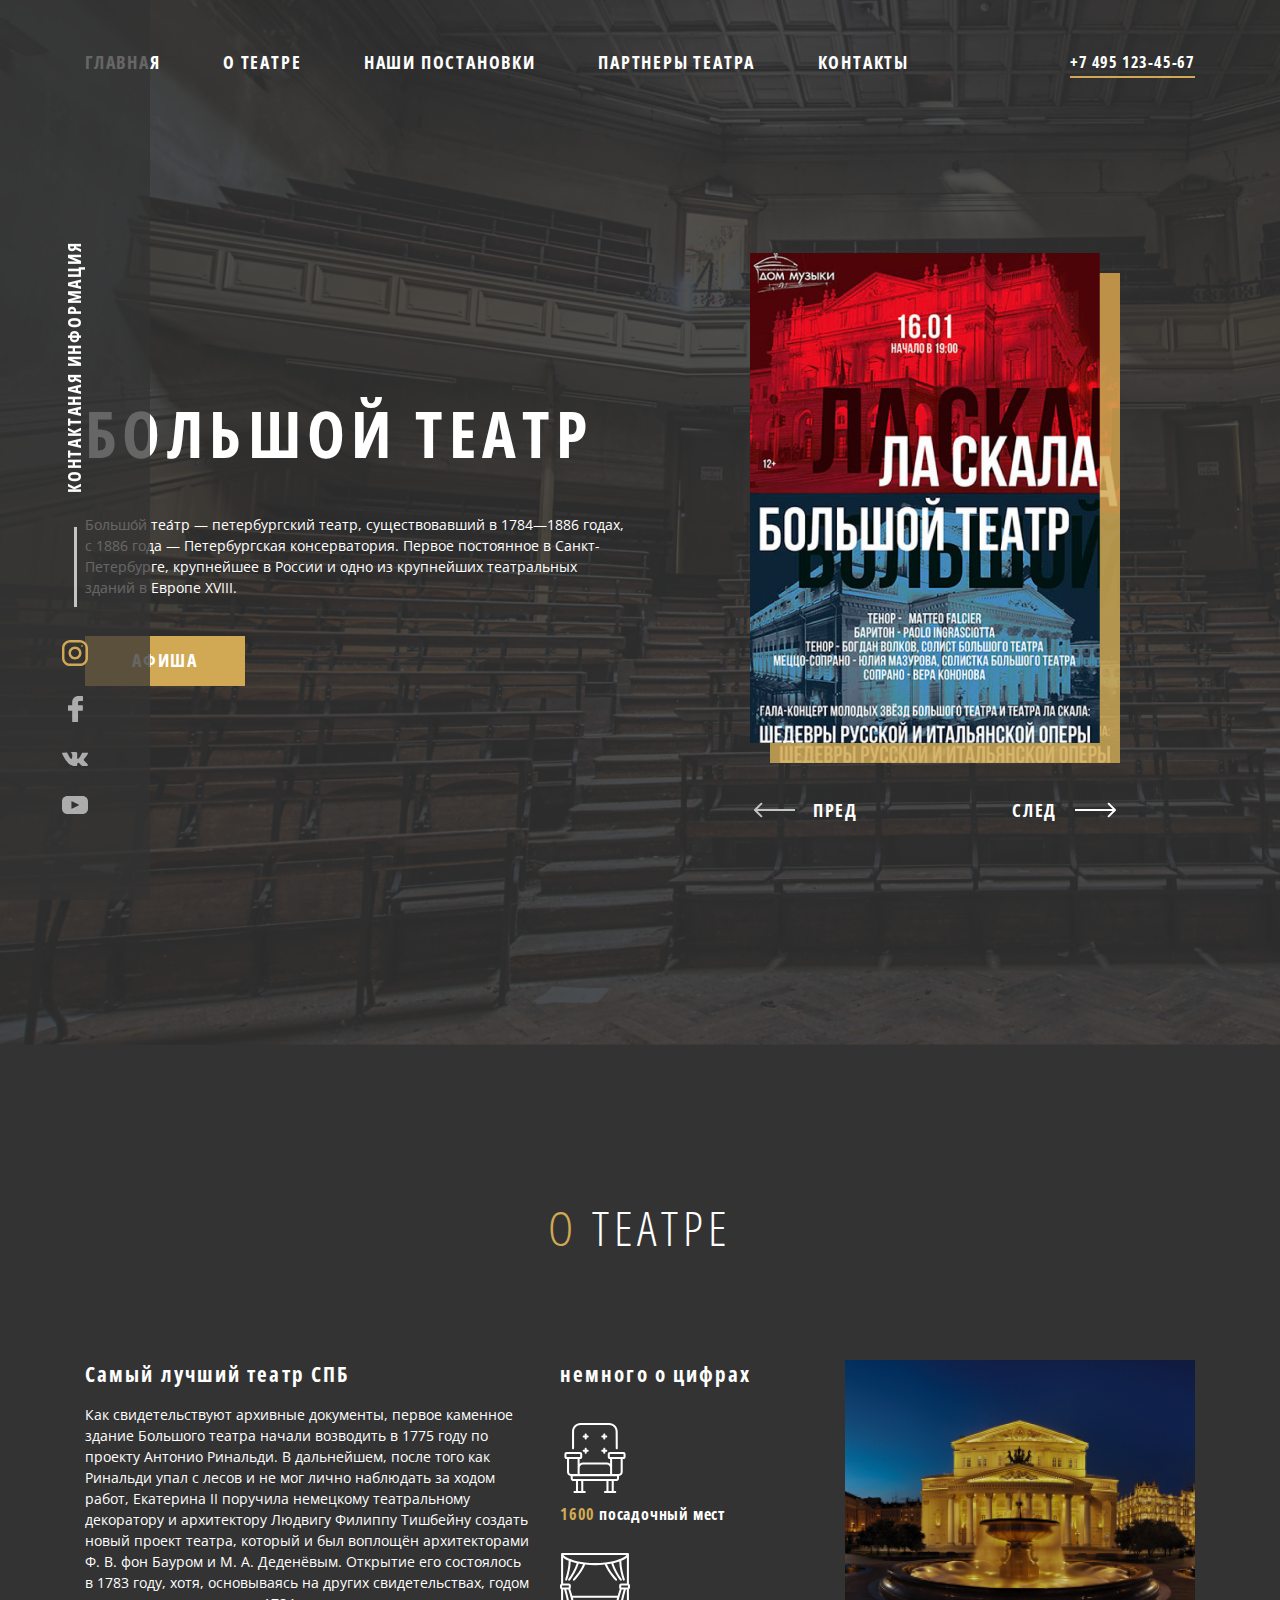
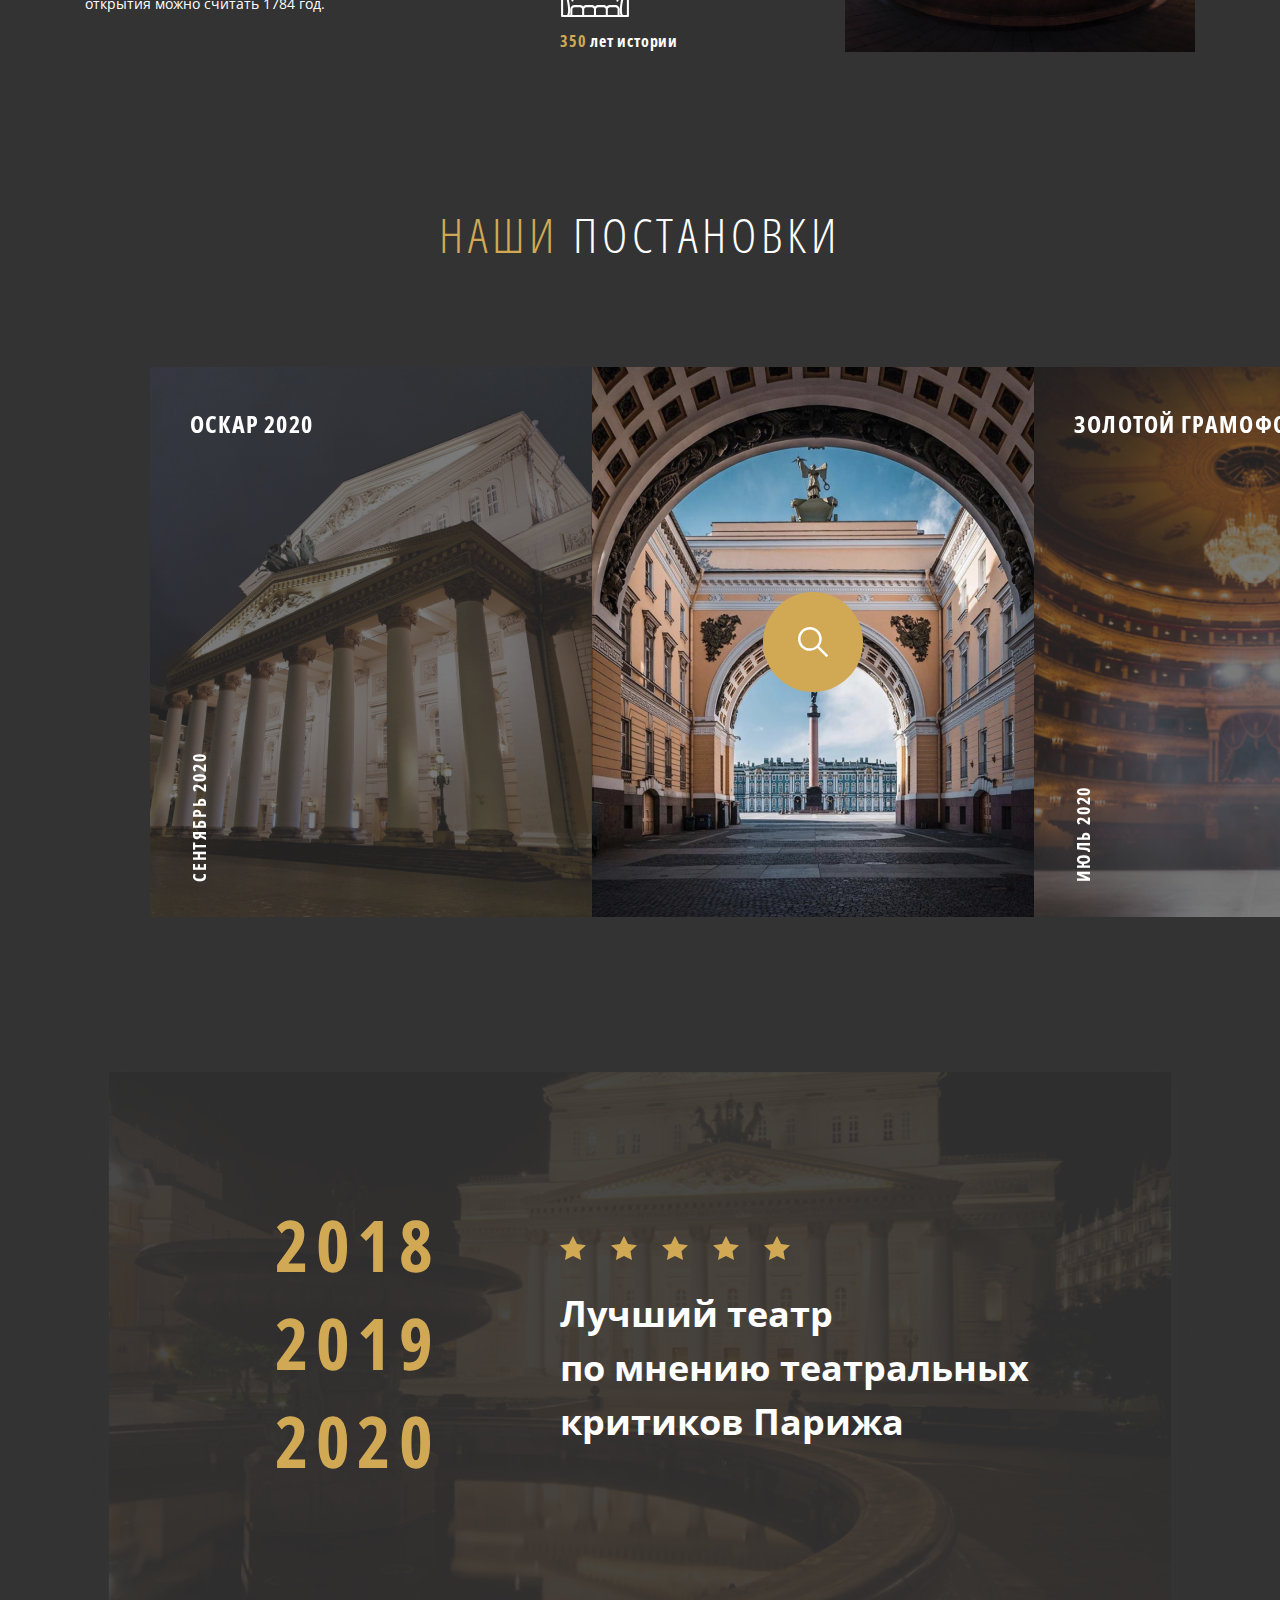
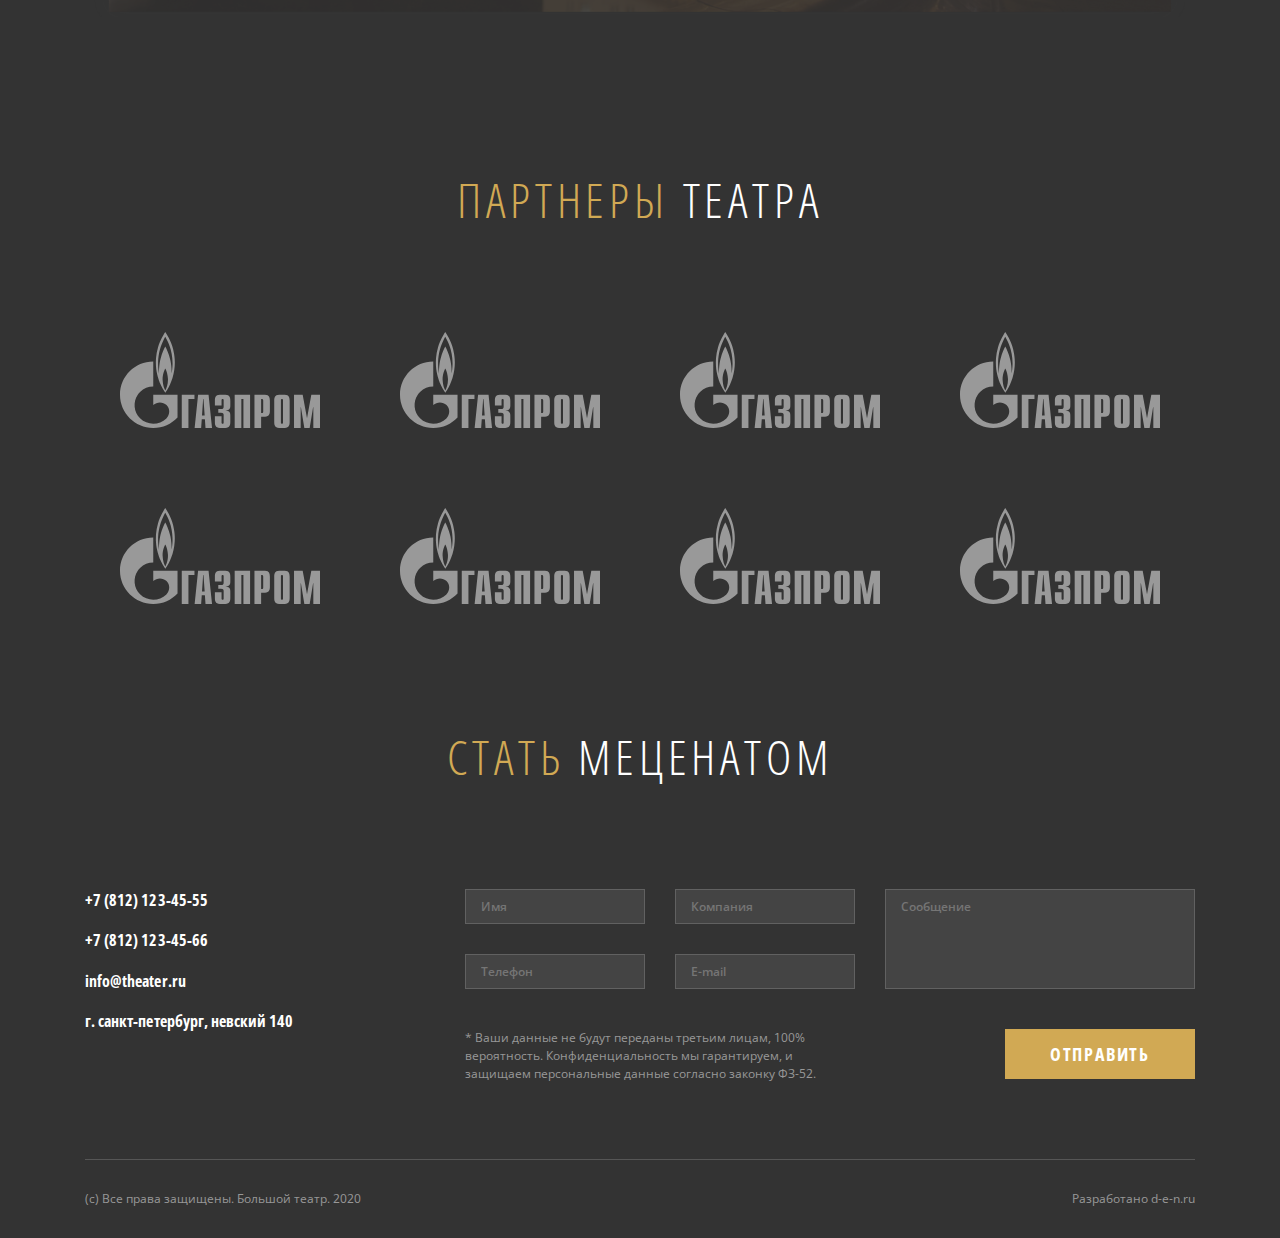
<file: index.html>
<!DOCTYPE html>
<html lang="ru">
<head>
    <meta charset="UTF-8">
    <meta http-equiv="X-UA-Compatible" content="IE=edge">
    <meta name="viewport" content="width=device-width, initial-scale=1.0">
    <link rel="stylesheet" href="style.css">
    <link rel="preconnect" href="https://fonts.googleapis.com">
    <link rel="preconnect" href="https://fonts.gstatic.com" crossorigin>
    <link href="https://fonts.googleapis.com/css2?family=Open+Sans:ital,wght@0,300;0,400;0,500;0,600;0,700;0,800;1,300;1,400;1,500;1,600;1,700;1,800&display=swap" rel="stylesheet">
    <title>GrandTheatre</title>
</head>
<body>
    <header>
        <div class="header_container">
            <div class="navigator">
                <nav><a href="*">ГЛАВНАЯ</a></nav>
                <nav><a href="#about-the-theater">О ТЕАТРЕ</a></nav>
                <nav><a href="#our-productions">НАШИ ПОСТАНОВКИ</a></nav>
                <nav><a href="#theater-partners">ПАРТНЕРЫ ТЕАТРА</a></nav>
                <nav><a href="#become-a-philanthropist">КОНТАКТЫ</a></nav>
            </div>
            <a href="*" class="header__mobile-number">+7 495 123-45-67</a>
        </div>
    </header>

<div class="fixsed-container">
    <div class="fixsed-contanet">
        <div class="fixsed-container_text">КОНТАКТАНАЯ ИНФОРМАЦИЯ</div>
        <div class="fixsed-container_border"></div>
        <div class="fixsed-container_social-networks_container">
            <a href="*" class="instagram"></a>
            <a href="*" class="facebook"></a>
            <a href="*" class="vk"></a>
            <a href="*" class="youtube"></a>
        </div>
    </div>
</div>    

    <main>
        <div class="Business-card-site">
            <div class="Business-card-site__container">
                <div class="Business-card-site__content">
                    <h1>БОЛЬШОЙ ТЕАТР</h1>
                    <div class="Business-card-site_content_text">Большо́й теа́тр — петербургский театр, существовавший в 1784—1886 годах, с 1886 года — Петербургская консерватория. Первое постоянное в Санкт-Петербурге, крупнейшее в России и одно из крупнейших театральных зданий в Европе XVIII.</div>
                    <a href="*" class="Business-card-site_content_button">АФИША</a>
                </div>
                <div class="slider">
                    <div class="slider__img-container">
                        <img class="slider__img-container_first-img" src="grandTheatreImg\firstSlider.png" alt="">
                        <img class="slider__img-container_second-img" src="grandTheatreImg\secondSlider.png" alt="">
                    </div>
                    <div class="slider__button-container">
                        <button id="slider__button-container__left">
                            <div class="slider__button-container__left__svg"></div>
                            <div class="slider__button-container__left__text">ПРЕД</div>
                        </button>
                        <button id="slider__button-container__right">
                            <div class="slider__button-container__right__text">СЛЕД</div>
                            <div class="slider__button-container__right__svg"></div>
                        </button>
                    </div>
                </div>
            </div>
        </div>
        <div id="about-the-theater">
            <div class="title"><span class="gold_text">О</span> ТЕАТРЕ</div>
            <div class="about-the-theater_content">
                <div class="about-the-theater_text-container">
                    <div class="about-the-theater_title">Самый лучший театр СПБ</div>
                    <div class="about-the-theater_text_content">Как свидетельствуют архивные документы, первое каменное здание Большого театра начали возводить в 1775 году по проекту Антонио Ринальди. В дальнейшем, после того как Ринальди упал с лесов и не мог лично наблюдать за ходом работ, Екатерина II поручила немецкому театральному декоратору и архитектору Людвигу Филиппу Тишбейну создать новый проект театра, который и был воплощён архитекторами Ф. В. фон Бауром и М. А. Деденёвым. Открытие его состоялось в 1783 году, хотя, основываясь на других свидетельствах, годом открытия можно считать 1784 год.</div>
                </div>
                <div class="about-the-theater_statistics">
                    <div class="about-the-theater_title">немного о цифрах</div>
                    <div class="about-the-theater_statistics_svg-container">
                        <dvi class="about-the-theater_statistics_svg-content">
                            <img class="about-the-theater_statistics_svg" src="grandTheatreSvg\armchair.svg" alt="">
                            <div class="about-the-theater_statistics_svg-container_text"><span class="gold_text">1600</span> посадочный мест</div>
                        </dvi>
                        <dvi class="about-the-theater_statistics_svg-content">
                            <img class="about-the-theater_statistics_svg" src="grandTheatreSvg\theater.svg" alt="">
                            <div class="about-the-theater_statistics_svg-container_text"><span class="gold_text">350</span> лет истории</div>    
                        </dvi>
                    </div>    
                </div>
                <img src="grandTheatreImg\Rectangle 12.png" alt="" class="about-the-theater_img">
            </div>
        </div>
        <div id="our-productions">
            <div class="title"><span class="gold_text">НАШИ </span>ПОСТАНОВКИ</div>
            <div id="our-productions_contant-container">
                <div class="content_line">
                    <div class="our-productions_september">
                        <div class="our-productions_img-title">ОСКАР 2020</div>
                        <div class="our-productions_img-date">СЕНТЯБРЬ 2020</div>
                    </div>
                    <div class="our-productions_img">
                        <a href="*" class="our-productions_svg"></a>
                    </div>
                    <div class="our-productions_july">
                        <div class="our-productions_img-title">ЗОЛОТОЙ ГРАМОФОН</div>
                        <div class="our-productions_img-date">ИЮЛЬ 2020</div>
                    </div>
                    <div class="our-productions_may">
                        <div class="our-productions_img-title">ЩЕЛКУНЧИК</div>
                        <div class="our-productions_img-date">МАЙ 2020</div>
                    </div>
                </div>    
            </div>    
        </div>
        <div class="rating">
            <div class="rating_container">
                <div class="rating_date">2018 2019 2020</div>
                <div class="rating_content-container">
                    <div class="rating_star">
                        <div class="star_svg"></div>
                        <div class="star_svg"></div>
                        <div class="star_svg"></div>
                        <div class="star_svg"></div>
                        <div class="star_svg"></div>
                    </div>
                    <div class="rating_text-container">
                        <div class="rating_text">Лучший театр</div> 
                        <div class="rating_text">по мнению театральных критиков Парижа</div>
                    </div>
                </div>
            </div>
        </div>
        <div id="theater-partners">
            <div class="title"><span class="gold_text">ПАРТНЕРЫ </span>ТЕАТРА</div>
            <div class="gazprom-container">
                <div class="gazprom-svg"></div>
                <div class="gazprom-svg"></div>
                <div class="gazprom-svg"></div>
                <div class="gazprom-svg"></div>
                <div class="gazprom-svg"></div>
                <div class="gazprom-svg"></div>
                <div class="gazprom-svg"></div>
                <div class="gazprom-svg"></div>
            </div>
        </div>
    </main>
    <footer>
        <div id="become-a-philanthropist">
            <div class="title"><span class="gold_text">СТАТЬ </span>МЕЦЕНАТОМ</div>
            <div class="become-a-philanthropist-container">
                <div class="become-a-philanthropist-contact">
                    <div class="become-a-philanthropist-contact_text">+7 (812) 123-45-55</div>
                    <div class="become-a-philanthropist-contact_text">+7 (812) 123-45-66</div>
                    <div class="become-a-philanthropist-contact_text">info@theater.ru</div>
                    <div class="become-a-philanthropist-contact_text">г. санкт-петербург, невский 140</div>
                </div>
                <div class="become-a-philanthropist-contact_input-container">
                    <input type="text" class="become-a-philanthropist-contact_input-container_input" placeholder="Имя">
                    <input type="text" class="become-a-philanthropist-contact_input-container_input" placeholder="Компания">
                    <input type="text" class="become-a-philanthropist-contact_input-container_input" placeholder="Телефон">
                    <input type="text" class="become-a-philanthropist-contact_input-container_input" placeholder="E-mail">
                    <textarea type="text" class="become-a-philanthropist-contact_input-container_input input-big" placeholder="Сообщение "></textarea>
                    <div class="become-a-philanthropist-contact_input-container_element-text">* Ваши данные не будут переданы третьим лицам, 100% вероятность. Конфиденциальность мы гарантируем, и защищаем персональные данные согласно законку ФЗ-52.</div>
                    <div class="become-a-philanthropist-contact_input-container_button-container">
                        <button class="become-a-philanthropist-contact_input-container_button"><a href="*">ОТПРАВИТЬ</a></button>
                    </div>
                    
                </div>
            </div>
        </div>
        <div class="license">
            <div class="license-text">(с) Все права защищены. Большой театр. 2020</div>
            <div class="license-text">Разработано d-e-n.ru</div>
        </div>
    </footer>
    <script src="JS\scroll.js"></script>
</body>
</html>
</file>
<file: style.css>
@font-face {
  font-family: "Open Sans Condensed";
  src: url("OpenSansCondensed/OpenSans_Condensed-Bold.woff");
  font-weight: 700;
  font-display: swap;
  font-style: normal;
}
@font-face {
  font-family: "Open Sans Condensed";
  src: url("OpenSansCondensed/OpenSans_Condensed-Light.woff");
  font-weight: 300;
  font-display: swap;
  font-style: normal;
}
a {
  text-decoration: none;
  color: #FFFFFF;
}

.gold_text {
  color: #D1A954;
}

.title {
  font-family: "Open Sans Condensed", sans-serif;
  font-size: 48px;
  font-weight: 300;
  line-height: 65.37px;
  letter-spacing: 0.1em;
}

body, html {
  font-size: 16px;
  color: #FFFFFF;
  background-color: #333333;
  margin: 0;
}

html {
  scroll-behavior: smooth;
}

main {
  display: -webkit-box;
  display: -ms-flexbox;
  display: flex;
  -webkit-box-pack: justify;
      -ms-flex-pack: justify;
          justify-content: space-between;
  -webkit-box-orient: vertical;
  -webkit-box-direction: normal;
      -ms-flex-direction: column;
          flex-direction: column;
  width: 100%;
  height: 3804px;
  -webkit-box-align: center;
      -ms-flex-align: center;
          align-items: center;
}

.fixsed-container {
  display: -webkit-box;
  display: -ms-flexbox;
  display: flex;
  -webkit-box-pack: center;
      -ms-flex-pack: center;
          justify-content: center;
  -webkit-box-align: end;
      -ms-flex-align: end;
          align-items: end;
  position: fixed;
  left: 0;
  width: 150px;
  height: 100vh;
  background-color: rgba(51, 51, 51, 0.7490196078);
}
.fixsed-container .fixsed-contanet {
  display: -webkit-box;
  display: -ms-flexbox;
  display: flex;
  -webkit-box-pack: justify;
      -ms-flex-pack: justify;
          justify-content: space-between;
  -webkit-box-orient: vertical;
  -webkit-box-direction: normal;
      -ms-flex-direction: column;
          flex-direction: column;
  width: 26px;
  height: 576px;
  margin-bottom: 86px;
}
.fixsed-container .fixsed-contanet .fixsed-container_text {
  font-family: "Open Sans Condensed", sans-serif;
  font-size: 18px;
  font-weight: 700;
  line-height: 24.5px;
  letter-spacing: 0.1em;
  color: #FFFFFF;
  -webkit-transform: rotate(270deg);
          transform: rotate(270deg);
  width: 255px;
  height: 255px;
}
.fixsed-container .fixsed-contanet .fixsed-container_border {
  -ms-flex-item-align: center;
      -ms-grid-row-align: center;
      align-self: center;
  border-left: 3px solid #C4C4C4;
  height: 80px;
}
.fixsed-container .fixsed-contanet .fixsed-container_social-networks_container {
  display: -webkit-box;
  display: -ms-flexbox;
  display: flex;
  -webkit-box-pack: justify;
      -ms-flex-pack: justify;
          justify-content: space-between;
  -webkit-box-orient: vertical;
  -webkit-box-direction: normal;
      -ms-flex-direction: column;
          flex-direction: column;
  width: 26px;
  height: 174px;
  -webkit-box-align: center;
      -ms-flex-align: center;
          align-items: center;
}
.fixsed-container .fixsed-contanet .fixsed-container_social-networks_container .instagram {
  background: url("grandTheatreSvg/instagram.svg") center no-repeat;
  width: 26px;
  height: 26px;
}
.fixsed-container .fixsed-contanet .fixsed-container_social-networks_container .facebook {
  background: url("grandTheatreSvg/facebook.svg") center no-repeat;
  width: 15px;
  height: 26px;
}
.fixsed-container .fixsed-contanet .fixsed-container_social-networks_container .vk {
  background: url("grandTheatreSvg/vk.svg") center no-repeat;
  width: 26px;
  height: 14px;
}
.fixsed-container .fixsed-contanet .fixsed-container_social-networks_container .youtube {
  background: url("grandTheatreSvg/youtube.svg") center no-repeat;
  width: 26px;
  height: 18px;
}

header {
  display: -webkit-box;
  display: -ms-flexbox;
  display: flex;
  -webkit-box-align: center;
      -ms-flex-align: center;
          align-items: center;
  -webkit-box-pack: center;
      -ms-flex-pack: center;
          justify-content: center;
  width: 100%;
  height: 127px;
  position: absolute;
}
header .header_container {
  display: -webkit-box;
  display: -ms-flexbox;
  display: flex;
  -webkit-box-pack: justify;
      -ms-flex-pack: justify;
          justify-content: space-between;
  -webkit-box-orient: horizontal;
  -webkit-box-direction: normal;
      -ms-flex-direction: row;
          flex-direction: row;
  width: 1110px;
  height: 28px;
}
header .header_container .navigator {
  display: -webkit-box;
  display: -ms-flexbox;
  display: flex;
  -webkit-box-pack: justify;
      -ms-flex-pack: justify;
          justify-content: space-between;
  -webkit-box-orient: horizontal;
  -webkit-box-direction: normal;
      -ms-flex-direction: row;
          flex-direction: row;
  width: 824px;
  height: 28px;
}
header .header_container .navigator nav {
  font-family: "Open Sans Condensed", sans-serif;
  font-size: 18px;
  font-weight: 700;
  line-height: 24.51px;
  letter-spacing: 0.1em;
  color: #FFFFFF;
}
header .header_container .navigator nav:hover {
  opacity: 0.6;
  -webkit-transition: all 0.5s;
  transition: all 0.5s;
}
header .header_container .header__mobile-number {
  font-family: "Open Sans Condensed", sans-serif;
  font-size: 16px;
  font-weight: 700;
  line-height: 25px;
  letter-spacing: 0.05em;
  color: #FFFFFF;
  border-bottom: 2px solid #D1A954;
}

.Business-card-site {
  display: -webkit-box;
  display: -ms-flexbox;
  display: flex;
  -webkit-box-align: center;
      -ms-flex-align: center;
          align-items: center;
  -webkit-box-pack: center;
      -ms-flex-pack: center;
          justify-content: center;
  width: 100%;
  height: 1045px;
  background-image: url("grandTheatreImg/background_img.png");
  background-size: cover;
}
.Business-card-site .Business-card-site__container {
  display: -webkit-box;
  display: -ms-flexbox;
  display: flex;
  -webkit-box-pack: justify;
      -ms-flex-pack: justify;
          justify-content: space-between;
  -webkit-box-orient: horizontal;
  -webkit-box-direction: normal;
      -ms-flex-direction: row;
          flex-direction: row;
  width: 1035px;
  height: 570px;
  -webkit-box-align: center;
      -ms-flex-align: center;
          align-items: center;
  margin-right: 75px;
  margin-top: 30.5px;
}
.Business-card-site .Business-card-site__container .Business-card-site__content {
  display: -webkit-box;
  display: -ms-flexbox;
  display: flex;
  -webkit-box-pack: justify;
      -ms-flex-pack: justify;
          justify-content: space-between;
  -webkit-box-orient: vertical;
  -webkit-box-direction: normal;
      -ms-flex-direction: column;
          flex-direction: column;
  width: 540px;
  height: 296px;
}
.Business-card-site .Business-card-site__container .Business-card-site__content h1 {
  font-family: "Open Sans Condensed", sans-serif;
  font-size: 64px;
  font-weight: 700;
  line-height: 87px;
  letter-spacing: 0.1em;
  color: #FFFFFF;
  margin: 0px;
}
.Business-card-site .Business-card-site__container .Business-card-site__content .Business-card-site_content_text {
  font-family: "Open Sans", sans-serif;
  font-size: 14px;
  font-weight: 400;
  line-height: 21px;
  letter-spacing: 0em;
  text-align: left;
}
.Business-card-site .Business-card-site__container .Business-card-site__content .Business-card-site_content_button {
  display: -webkit-box;
  display: -ms-flexbox;
  display: flex;
  -webkit-box-align: center;
      -ms-flex-align: center;
          align-items: center;
  -webkit-box-pack: center;
      -ms-flex-pack: center;
          justify-content: center;
  background-color: #D1A954;
  width: 160px;
  height: 50px;
  font-family: "Open Sans Condensed", sans-serif;
  font-size: 18px;
  font-weight: 700;
  line-height: 25px;
  letter-spacing: 0.1em;
  color: #FFFFFF;
}
.Business-card-site .Business-card-site__container .Business-card-site__content .Business-card-site_content_button:hover {
  opacity: 0.6;
  -webkit-transition: all 0.5s;
  transition: all 0.5s;
}
.Business-card-site .Business-card-site__container .slider {
  height: 570px;
  width: 370px;
}
.Business-card-site .Business-card-site__container .slider .slider__img-container {
  height: 510px;
  width: 370px;
}
.Business-card-site .Business-card-site__container .slider .slider__img-container .slider__img-container_first-img {
  position: relative;
  top: 0;
  left: 0;
  height: 490px;
  width: 350px;
  z-index: 100000000;
}
.Business-card-site .Business-card-site__container .slider .slider__img-container .slider__img-container_second-img {
  position: relative;
  top: -474px;
  left: 20px;
  height: 490px;
  width: 350px;
  z-index: 1;
}
.Business-card-site .Business-card-site__container .slider .slider__button-container {
  display: -webkit-box;
  display: -ms-flexbox;
  display: flex;
  -webkit-box-pack: justify;
      -ms-flex-pack: justify;
          justify-content: space-between;
  -webkit-box-orient: horizontal;
  -webkit-box-direction: normal;
      -ms-flex-direction: row;
          flex-direction: row;
  width: 370px;
  height: 60px;
  -webkit-box-align: end;
      -ms-flex-align: end;
          align-items: end;
}
.Business-card-site .Business-card-site__container .slider .slider__button-container #slider__button-container__left {
  display: -webkit-box;
  display: -ms-flexbox;
  display: flex;
  -webkit-box-pack: justify;
      -ms-flex-pack: justify;
          justify-content: space-between;
  -webkit-box-orient: horizontal;
  -webkit-box-direction: normal;
      -ms-flex-direction: row;
          flex-direction: row;
  width: 108px;
  height: 25px;
  -webkit-box-align: center;
      -ms-flex-align: center;
          align-items: center;
  padding: 0px;
  border: 0px;
  background-color: rgba(0, 0, 0, 0);
}
.Business-card-site .Business-card-site__container .slider .slider__button-container #slider__button-container__left .slider__button-container__left__svg {
  background: url("grandTheatreSvg/vector_left.svg") center no-repeat;
  width: 49px;
  height: 25px;
}
.Business-card-site .Business-card-site__container .slider .slider__button-container #slider__button-container__left .slider__button-container__left__text {
  font-family: "Open Sans Condensed", sans-serif;
  font-size: 18px;
  font-weight: 700;
  line-height: 25px;
  letter-spacing: 0.1em;
  color: #FFFFFF;
}
.Business-card-site .Business-card-site__container .slider .slider__button-container #slider__button-container__right {
  display: -webkit-box;
  display: -ms-flexbox;
  display: flex;
  -webkit-box-pack: justify;
      -ms-flex-pack: justify;
          justify-content: space-between;
  -webkit-box-orient: horizontal;
  -webkit-box-direction: normal;
      -ms-flex-direction: row;
          flex-direction: row;
  width: 108px;
  height: 25px;
  -webkit-box-align: center;
      -ms-flex-align: center;
          align-items: center;
  padding: 0px;
  border: 0px;
  background-color: rgba(0, 0, 0, 0);
}
.Business-card-site .Business-card-site__container .slider .slider__button-container #slider__button-container__right .slider__button-container__right__svg {
  background: url("grandTheatreSvg/vector_right.svg") center no-repeat;
  width: 49px;
  height: 25px;
}
.Business-card-site .Business-card-site__container .slider .slider__button-container #slider__button-container__right .slider__button-container__right__text {
  font-family: "Open Sans Condensed", sans-serif;
  font-size: 18px;
  font-weight: 700;
  line-height: 25px;
  letter-spacing: 0.1em;
  color: #FFFFFF;
  width: 43px;
  height: 25px;
}
.Business-card-site .Business-card-site__container .slider .slider__button-container #slider__button-container__right {
  display: -webkit-box;
  display: -ms-flexbox;
  display: flex;
  -webkit-box-pack: justify;
      -ms-flex-pack: justify;
          justify-content: space-between;
  -webkit-box-orient: horizontal;
  -webkit-box-direction: normal;
      -ms-flex-direction: row;
          flex-direction: row;
  width: 108px;
  height: 25px;
  -webkit-box-align: center;
      -ms-flex-align: center;
          align-items: center;
  padding: 0px;
  border: 0px;
  background-color: rgba(0, 0, 0, 0);
}

#about-the-theater {
  display: -webkit-box;
  display: -ms-flexbox;
  display: flex;
  -webkit-box-pack: justify;
      -ms-flex-pack: justify;
          justify-content: space-between;
  -webkit-box-orient: vertical;
  -webkit-box-direction: normal;
      -ms-flex-direction: column;
          flex-direction: column;
  width: 1110px;
  height: 457px;
  -webkit-box-align: center;
      -ms-flex-align: center;
          align-items: center;
}
#about-the-theater .about-the-theater_content {
  display: -webkit-box;
  display: -ms-flexbox;
  display: flex;
  -webkit-box-pack: justify;
      -ms-flex-pack: justify;
          justify-content: space-between;
  -webkit-box-orient: horizontal;
  -webkit-box-direction: normal;
      -ms-flex-direction: row;
          flex-direction: row;
  width: 1110px;
  height: 292px;
}
#about-the-theater .about-the-theater_content .about-the-theater_text-container {
  display: -webkit-box;
  display: -ms-flexbox;
  display: flex;
  -webkit-box-pack: justify;
      -ms-flex-pack: justify;
          justify-content: space-between;
  -webkit-box-orient: vertical;
  -webkit-box-direction: normal;
      -ms-flex-direction: column;
          flex-direction: column;
  width: 445px;
  height: 273px;
}
#about-the-theater .about-the-theater_content .about-the-theater_text-container .about-the-theater_text_content {
  font-family: "Open Sans", sans-serif;
  font-size: 14px;
  font-weight: 400;
  line-height: 21px;
  letter-spacing: 0em;
  text-align: left;
  margin-bottom: 19px;
}
#about-the-theater .about-the-theater_content .about-the-theater_title {
  font-family: "Open Sans Condensed", sans-serif;
  font-size: 21px;
  font-weight: 700;
  line-height: 29px;
  letter-spacing: 0.1em;
  color: #FFFFFF;
}
#about-the-theater .about-the-theater_content .about-the-theater_statistics {
  display: -webkit-box;
  display: -ms-flexbox;
  display: flex;
  -webkit-box-pack: justify;
      -ms-flex-pack: justify;
          justify-content: space-between;
  -webkit-box-orient: vertical;
  -webkit-box-direction: normal;
      -ms-flex-direction: column;
          flex-direction: column;
  width: 255px;
  height: 292px;
}
#about-the-theater .about-the-theater_content .about-the-theater_statistics .about-the-theater_statistics_svg-container {
  display: -webkit-box;
  display: -ms-flexbox;
  display: flex;
  -webkit-box-pack: justify;
      -ms-flex-pack: justify;
          justify-content: space-between;
  -webkit-box-orient: vertical;
  -webkit-box-direction: normal;
      -ms-flex-direction: column;
          flex-direction: column;
  width: 166px;
  height: 229px;
}
#about-the-theater .about-the-theater_content .about-the-theater_statistics .about-the-theater_statistics_svg-container .about-the-theater_statistics_svg-content {
  display: -webkit-box;
  display: -ms-flexbox;
  display: flex;
  -webkit-box-pack: justify;
      -ms-flex-pack: justify;
          justify-content: space-between;
  -webkit-box-orient: vertical;
  -webkit-box-direction: normal;
      -ms-flex-direction: column;
          flex-direction: column;
  width: 166px;
  height: 102px;
}
#about-the-theater .about-the-theater_content .about-the-theater_statistics .about-the-theater_statistics_svg-container .about-the-theater_statistics_svg {
  height: 70px;
  width: 70px;
  left: 880px;
}
#about-the-theater .about-the-theater_content .about-the-theater_statistics .about-the-theater_statistics_svg-container .about-the-theater_statistics_svg-container_text {
  font-family: "Open Sans Condensed", sans-serif;
  font-size: 16px;
  font-weight: 700;
  line-height: 22px;
  letter-spacing: 0.05em;
  color: #FFFFFF;
}

#our-productions {
  display: -webkit-box;
  display: -ms-flexbox;
  display: flex;
  -webkit-box-pack: justify;
      -ms-flex-pack: justify;
          justify-content: space-between;
  -webkit-box-orient: vertical;
  -webkit-box-direction: normal;
      -ms-flex-direction: column;
          flex-direction: column;
  width: 100%;
  height: 715px;
  -webkit-box-align: center;
      -ms-flex-align: center;
          align-items: center;
  -ms-flex-item-align: end;
      align-self: flex-end;
  overflow: hidden;
}
#our-productions #our-productions_contant-container {
  display: -webkit-box;
  display: -ms-flexbox;
  display: flex;
  -ms-flex-item-align: start;
      align-self: flex-start;
  width: 91.28vw;
  height: 550px;
  margin-left: 150px;
  overflow-x: auto;
}
#our-productions #our-productions_contant-container::-webkit-scrollbar {
  display: none;
}
#our-productions #our-productions_contant-container .content_line {
  display: -webkit-box;
  display: -ms-flexbox;
  display: flex;
  width: 1768px;
  min-width: 1768px;
  position: relative;
  height: 550px;
}
#our-productions #our-productions_contant-container .our-productions_september {
  background-image: url("grandTheatreImg/Rectangle 15.png");
  background-size: cover;
  display: -webkit-box;
  display: -ms-flexbox;
  display: flex;
  -webkit-box-pack: justify;
      -ms-flex-pack: justify;
          justify-content: space-between;
  -webkit-box-orient: vertical;
  -webkit-box-direction: normal;
      -ms-flex-direction: column;
          flex-direction: column;
  width: 442px;
  height: 550px;
}
#our-productions #our-productions_contant-container .our-productions_img {
  background-image: url("grandTheatreImg/Rectangle 16.png");
  background-size: cover;
  display: -webkit-box;
  display: -ms-flexbox;
  display: flex;
  -webkit-box-align: center;
      -ms-flex-align: center;
          align-items: center;
  -webkit-box-pack: center;
      -ms-flex-pack: center;
          justify-content: center;
  width: 442px;
  height: 550px;
}
#our-productions #our-productions_contant-container .our-productions_july {
  background-image: url("grandTheatreImg/lodge.png");
  background-size: cover;
  display: -webkit-box;
  display: -ms-flexbox;
  display: flex;
  -webkit-box-pack: justify;
      -ms-flex-pack: justify;
          justify-content: space-between;
  -webkit-box-orient: vertical;
  -webkit-box-direction: normal;
      -ms-flex-direction: column;
          flex-direction: column;
  width: 442px;
  height: 550px;
}
#our-productions #our-productions_contant-container .our-productions_may {
  background-image: url("grandTheatreImg/fountain.png");
  background-size: cover;
  display: -webkit-box;
  display: -ms-flexbox;
  display: flex;
  -webkit-box-pack: justify;
      -ms-flex-pack: justify;
          justify-content: space-between;
  -webkit-box-orient: vertical;
  -webkit-box-direction: normal;
      -ms-flex-direction: column;
          flex-direction: column;
  width: 442px;
  height: 550px;
}
#our-productions #our-productions_contant-container .our-productions_svg {
  display: -webkit-box;
  display: -ms-flexbox;
  display: flex;
  -webkit-box-align: center;
      -ms-flex-align: center;
          align-items: center;
  -webkit-box-pack: center;
      -ms-flex-pack: center;
          justify-content: center;
  width: 30px;
  height: 30px;
  background: url("grandTheatreSvg/lupa.svg") center no-repeat;
  background-color: #D1A954;
  border: 0px;
  border-radius: 100px;
  padding: 35px;
}
#our-productions #our-productions_contant-container .our-productions_img-title {
  font-family: "Open Sans Condensed", sans-serif;
  font-size: 24px;
  font-weight: 700;
  line-height: 33px;
  letter-spacing: 0.05em;
  color: #FFFFFF;
  margin: 40px;
}
#our-productions #our-productions_contant-container .our-productions_img-date {
  font-family: "Open Sans Condensed", sans-serif;
  font-size: 18px;
  font-weight: 700;
  line-height: 23px;
  letter-spacing: 0.1em;
  color: #FFFFFF;
  width: 133px;
  text-align: start;
  position: relative;
  left: -17px;
  bottom: 90px;
  -webkit-transform: rotate(270deg);
          transform: rotate(270deg);
}

.rating {
  display: -webkit-box;
  display: -ms-flexbox;
  display: flex;
  -webkit-box-pack: center;
      -ms-flex-pack: center;
          justify-content: center;
  -webkit-box-align: center;
      -ms-flex-align: center;
          align-items: center;
  background: url("grandTheatreImg/smallBacground.png") center no-repeat;
  width: 1110px;
  height: 550px;
}
.rating .rating_container {
  display: -webkit-box;
  display: -ms-flexbox;
  display: flex;
  -webkit-box-pack: justify;
      -ms-flex-pack: justify;
          justify-content: space-between;
  -webkit-box-orient: horizontal;
  -webkit-box-direction: normal;
      -ms-flex-direction: row;
          flex-direction: row;
  width: 825px;
  height: 298px;
  -webkit-box-align: center;
      -ms-flex-align: center;
          align-items: center;
  margin-left: 95px;
}
.rating .rating_container .rating_date {
  font-family: "Open Sans Condensed", sans-serif;
  font-size: 72px;
  font-weight: 700;
  line-height: 98px;
  letter-spacing: 0.1em;
  color: #FFFFFF;
  width: 182px;
  color: #D1A954;
}
.rating .rating_container .rating_content-container {
  display: -webkit-box;
  display: -ms-flexbox;
  display: flex;
  -webkit-box-pack: justify;
      -ms-flex-pack: justify;
          justify-content: space-between;
  -webkit-box-orient: vertical;
  -webkit-box-direction: normal;
      -ms-flex-direction: column;
          flex-direction: column;
  width: 540px;
  height: 213px;
}
.rating .rating_container .rating_content-container .rating_star {
  display: -webkit-box;
  display: -ms-flexbox;
  display: flex;
  -webkit-box-pack: justify;
      -ms-flex-pack: justify;
          justify-content: space-between;
  -webkit-box-orient: horizontal;
  -webkit-box-direction: normal;
      -ms-flex-direction: row;
          flex-direction: row;
  width: 230px;
  height: 24px;
}
.rating .rating_container .rating_content-container .rating_star .star_svg {
  background: url("grandTheatreSvg/star.svg") center no-repeat;
  width: 26px;
  width: 26px;
}
.rating .rating_container .rating_content-container .rating_text {
  width: 540px;
  font-family: "Open Sans", sans-serif;
  font-size: 36px;
  font-weight: 700;
  line-height: 54px;
  letter-spacing: 0em;
  text-align: left;
}

#theater-partners {
  display: -webkit-box;
  display: -ms-flexbox;
  display: flex;
  -webkit-box-pack: justify;
      -ms-flex-pack: justify;
          justify-content: space-between;
  -webkit-box-orient: vertical;
  -webkit-box-direction: normal;
      -ms-flex-direction: column;
          flex-direction: column;
  width: 1040px;
  height: 437px;
  -webkit-box-align: center;
      -ms-flex-align: center;
          align-items: center;
}
#theater-partners .gazprom-container {
  display: -ms-grid;
  display: grid;
  -ms-grid-columns: 200px 80px 200px 80px 200px 80px 200px;
  grid-template-columns: 200px 200px 200px 200px;
  -ms-grid-rows: 96px 80px 96px;
  grid-template-rows: 96px 96px;
  gap: 80px;
}
#theater-partners .gazprom-container > *:nth-child(1) {
  -ms-grid-row: 1;
  -ms-grid-column: 1;
}
#theater-partners .gazprom-container > *:nth-child(2) {
  -ms-grid-row: 1;
  -ms-grid-column: 3;
}
#theater-partners .gazprom-container > *:nth-child(3) {
  -ms-grid-row: 1;
  -ms-grid-column: 5;
}
#theater-partners .gazprom-container > *:nth-child(4) {
  -ms-grid-row: 1;
  -ms-grid-column: 7;
}
#theater-partners .gazprom-container > *:nth-child(5) {
  -ms-grid-row: 3;
  -ms-grid-column: 1;
}
#theater-partners .gazprom-container > *:nth-child(6) {
  -ms-grid-row: 3;
  -ms-grid-column: 3;
}
#theater-partners .gazprom-container > *:nth-child(7) {
  -ms-grid-row: 3;
  -ms-grid-column: 5;
}
#theater-partners .gazprom-container > *:nth-child(8) {
  -ms-grid-row: 3;
  -ms-grid-column: 7;
}
#theater-partners .gazprom-container .gazprom-svg {
  background: url("grandTheatreSvg/logogazprom.svg") center no-repeat;
}

footer {
  display: -webkit-box;
  display: -ms-flexbox;
  display: flex;
  -webkit-box-orient: vertical;
  -webkit-box-direction: normal;
      -ms-flex-direction: column;
          flex-direction: column;
  -webkit-box-align: center;
      -ms-flex-align: center;
          align-items: center;
}

#become-a-philanthropist {
  display: -webkit-box;
  display: -ms-flexbox;
  display: flex;
  -webkit-box-pack: justify;
      -ms-flex-pack: justify;
          justify-content: space-between;
  -webkit-box-orient: vertical;
  -webkit-box-direction: normal;
      -ms-flex-direction: column;
          flex-direction: column;
  width: 1110px;
  height: 355px;
  -webkit-box-align: center;
      -ms-flex-align: center;
          align-items: center;
  margin-top: 120px;
}
#become-a-philanthropist .become-a-philanthropist-container {
  display: -webkit-box;
  display: -ms-flexbox;
  display: flex;
  -webkit-box-pack: justify;
      -ms-flex-pack: justify;
          justify-content: space-between;
  -webkit-box-orient: horizontal;
  -webkit-box-direction: normal;
      -ms-flex-direction: row;
          flex-direction: row;
  width: 1110px;
  height: 190px;
}
#become-a-philanthropist .become-a-philanthropist-container .become-a-philanthropist-contact {
  display: -webkit-box;
  display: -ms-flexbox;
  display: flex;
  -webkit-box-pack: justify;
      -ms-flex-pack: justify;
          justify-content: space-between;
  -webkit-box-orient: vertical;
  -webkit-box-direction: normal;
      -ms-flex-direction: column;
          flex-direction: column;
  width: 255px;
  height: 143px;
}
#become-a-philanthropist .become-a-philanthropist-container .become-a-philanthropist-contact .become-a-philanthropist-contact_text {
  font-family: "Open Sans Condensed", sans-serif;
  font-size: 16px;
  font-weight: 700;
  line-height: 22px;
  letter-spacing: 0.05px;
  color: #FFFFFF;
  width: 255px;
}
#become-a-philanthropist .become-a-philanthropist-container .become-a-philanthropist-contact_input-container {
  display: -ms-grid;
  display: grid;
  -ms-grid-columns: 180px 30px 180px 30px 310px;
  grid-template-columns: 180px 180px 310px;
  -ms-grid-rows: 35px 30px 35px 30px 60px;
  grid-template-rows: 35px 35px 60px;
  gap: 30px;
}
#become-a-philanthropist .become-a-philanthropist-container .become-a-philanthropist-contact_input-container > *:nth-child(1) {
  -ms-grid-row: 1;
  -ms-grid-column: 1;
}
#become-a-philanthropist .become-a-philanthropist-container .become-a-philanthropist-contact_input-container > *:nth-child(2) {
  -ms-grid-row: 1;
  -ms-grid-column: 3;
}
#become-a-philanthropist .become-a-philanthropist-container .become-a-philanthropist-contact_input-container > *:nth-child(3) {
  -ms-grid-row: 1;
  -ms-grid-column: 5;
}
#become-a-philanthropist .become-a-philanthropist-container .become-a-philanthropist-contact_input-container > *:nth-child(4) {
  -ms-grid-row: 3;
  -ms-grid-column: 1;
}
#become-a-philanthropist .become-a-philanthropist-container .become-a-philanthropist-contact_input-container > *:nth-child(5) {
  -ms-grid-row: 3;
  -ms-grid-column: 3;
}
#become-a-philanthropist .become-a-philanthropist-container .become-a-philanthropist-contact_input-container > *:nth-child(6) {
  -ms-grid-row: 3;
  -ms-grid-column: 5;
}
#become-a-philanthropist .become-a-philanthropist-container .become-a-philanthropist-contact_input-container > *:nth-child(7) {
  -ms-grid-row: 5;
  -ms-grid-column: 1;
}
#become-a-philanthropist .become-a-philanthropist-container .become-a-philanthropist-contact_input-container > *:nth-child(8) {
  -ms-grid-row: 5;
  -ms-grid-column: 3;
}
#become-a-philanthropist .become-a-philanthropist-container .become-a-philanthropist-contact_input-container > *:nth-child(9) {
  -ms-grid-row: 5;
  -ms-grid-column: 5;
}
#become-a-philanthropist .become-a-philanthropist-container .become-a-philanthropist-contact_input-container input {
  color: #989898;
  padding: 0px;
  padding-left: 15px;
}
#become-a-philanthropist .become-a-philanthropist-container .become-a-philanthropist-contact_input-container input:focus-visible {
  outline: none;
}
#become-a-philanthropist .become-a-philanthropist-container .become-a-philanthropist-contact_input-container textarea {
  color: #989898;
  padding-left: 15px;
  padding-top: 8px;
  resize: none;
}
#become-a-philanthropist .become-a-philanthropist-container .become-a-philanthropist-contact_input-container textarea:focus-visible {
  outline: none;
}
#become-a-philanthropist .become-a-philanthropist-container .become-a-philanthropist-contact_input-container .become-a-philanthropist-contact_input-container_input {
  background-color: #444444;
  border: 1px solid #616161;
  font-family: "Open Sans", sans-serif;
  font-size: 12px;
  font-weight: 600;
  line-height: 18px;
  letter-spacing: 0em;
  text-align: left;
}
#become-a-philanthropist .become-a-philanthropist-container .become-a-philanthropist-contact_input-container .input-big {
  -ms-grid-row: 1;
  -ms-grid-row-span: 2;
  grid-row: 1/3;
  -ms-grid-column: 3;
  -ms-grid-column-span: 1;
  grid-column: 3/4;
}
#become-a-philanthropist .become-a-philanthropist-container .become-a-philanthropist-contact_input-container .become-a-philanthropist-contact_input-container_element-text {
  -ms-grid-column: 1;
  -ms-grid-column-span: 2;
  grid-column: 1/3;
  padding-top: 10px;
  font-family: "Open Sans", sans-serif;
  font-size: 12px;
  color: #989898;
  font-weight: 400;
  line-height: 18px;
  letter-spacing: 0em;
}
#become-a-philanthropist .become-a-philanthropist-container .become-a-philanthropist-contact_input-container .become-a-philanthropist-contact_input-container_button-container {
  -ms-flex-item-align: end;
      -ms-grid-row-align: end;
      align-self: end;
  -ms-grid-column-align: end;
      justify-self: end;
  height: 50px;
  width: 190px;
  padding-top: 10px;
}
#become-a-philanthropist .become-a-philanthropist-container .become-a-philanthropist-contact_input-container .become-a-philanthropist-contact_input-container_button-container .become-a-philanthropist-contact_input-container_button {
  font-family: "Open Sans Condensed", sans-serif;
  font-size: 18px;
  font-weight: 700;
  line-height: 25px;
  letter-spacing: 0.1em;
  color: #FFFFFF;
  color: #FFFFFF;
  text-align: center;
  width: 190px;
  height: 50px;
  background-color: #D1A954;
  padding: 0px;
  border: 0;
}
#become-a-philanthropist .become-a-philanthropist-container .become-a-philanthropist-contact_input-container .become-a-philanthropist-contact_input-container_button-container .become-a-philanthropist-contact_input-container_button:hover {
  opacity: 0.6;
  -webkit-transition: all 0.5s;
  transition: all 0.5s;
}

.license {
  display: -webkit-box;
  display: -ms-flexbox;
  display: flex;
  -webkit-box-pack: justify;
      -ms-flex-pack: justify;
          justify-content: space-between;
  -webkit-box-orient: horizontal;
  -webkit-box-direction: normal;
      -ms-flex-direction: row;
          flex-direction: row;
  width: 1110px;
  height: 78px;
  -webkit-box-align: center;
      -ms-flex-align: center;
          align-items: center;
  border-top: 1px solid #565656;
  margin-top: 80px;
}
.license .license-text {
  font-family: "Open Sans", sans-serif;
  font-size: 12px;
  font-weight: 400;
  line-height: 18px;
  letter-spacing: 0em;
  color: #989898;
}
</file>
